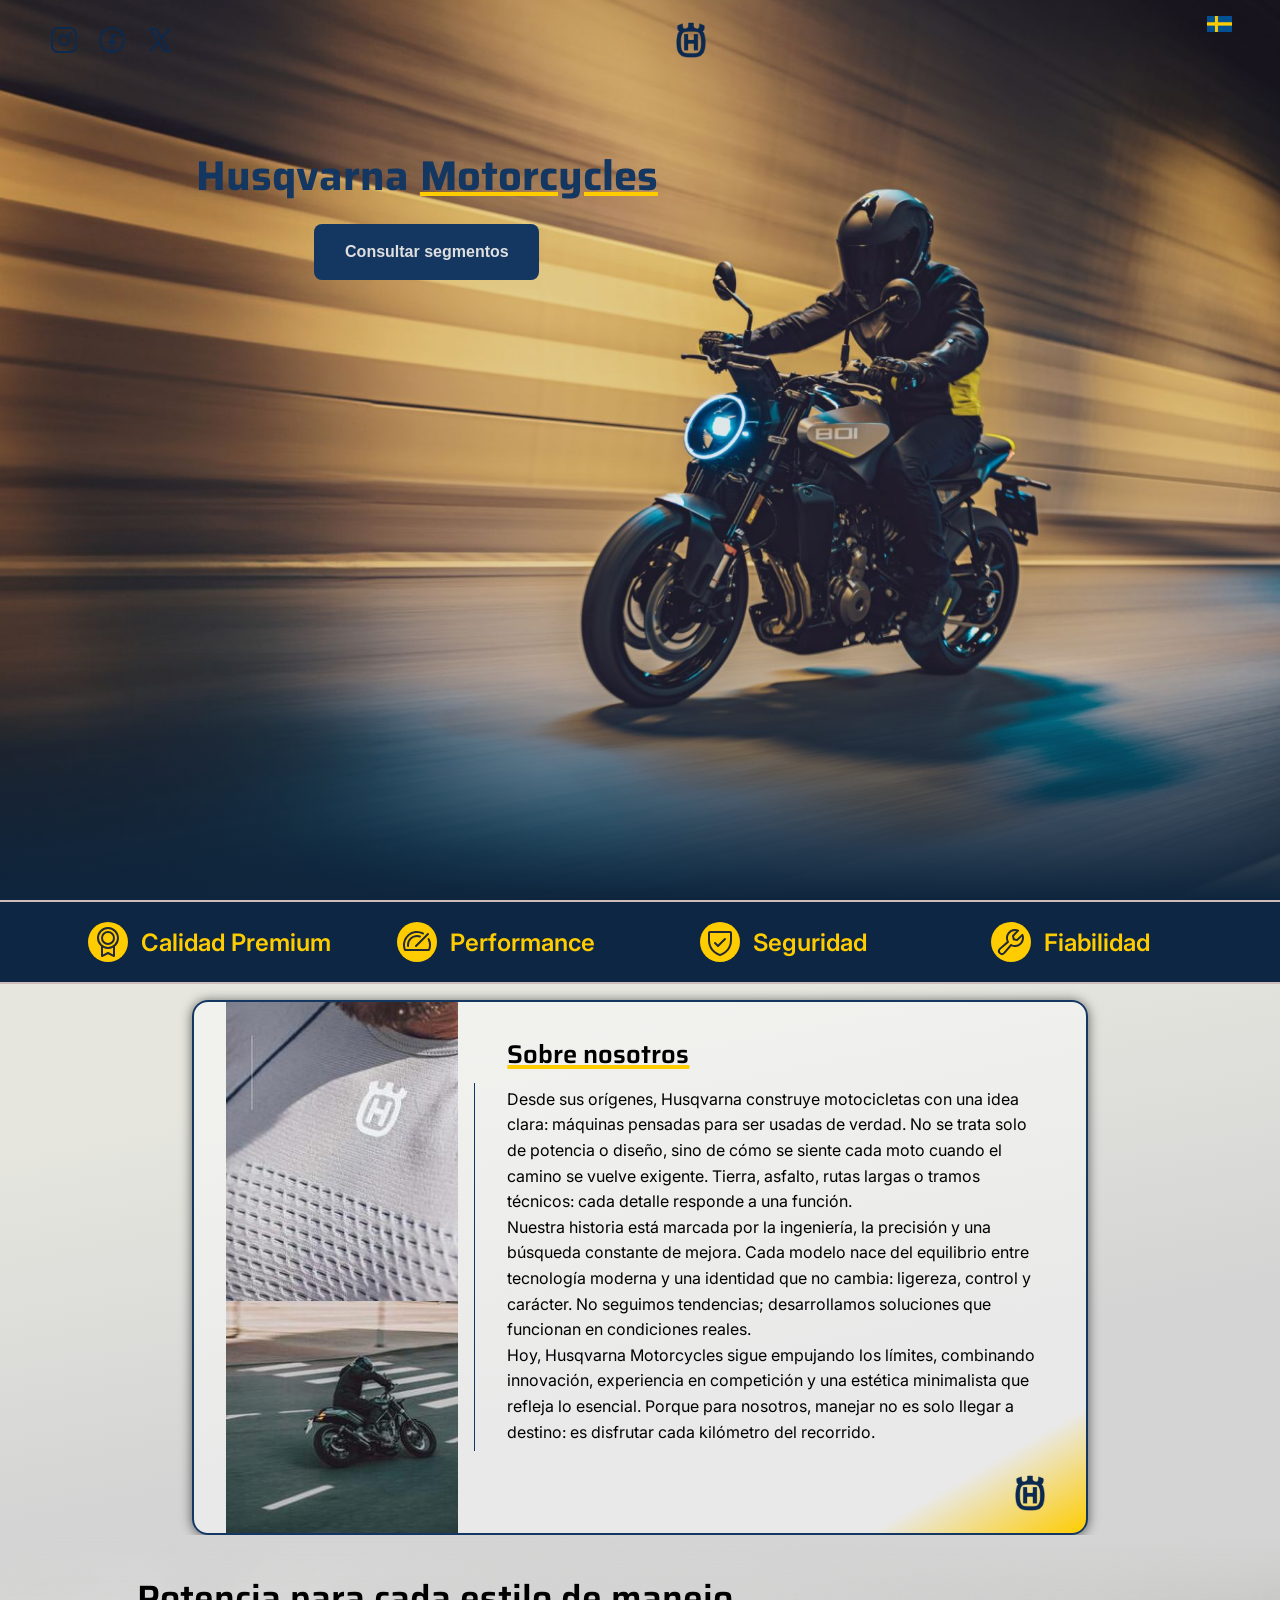
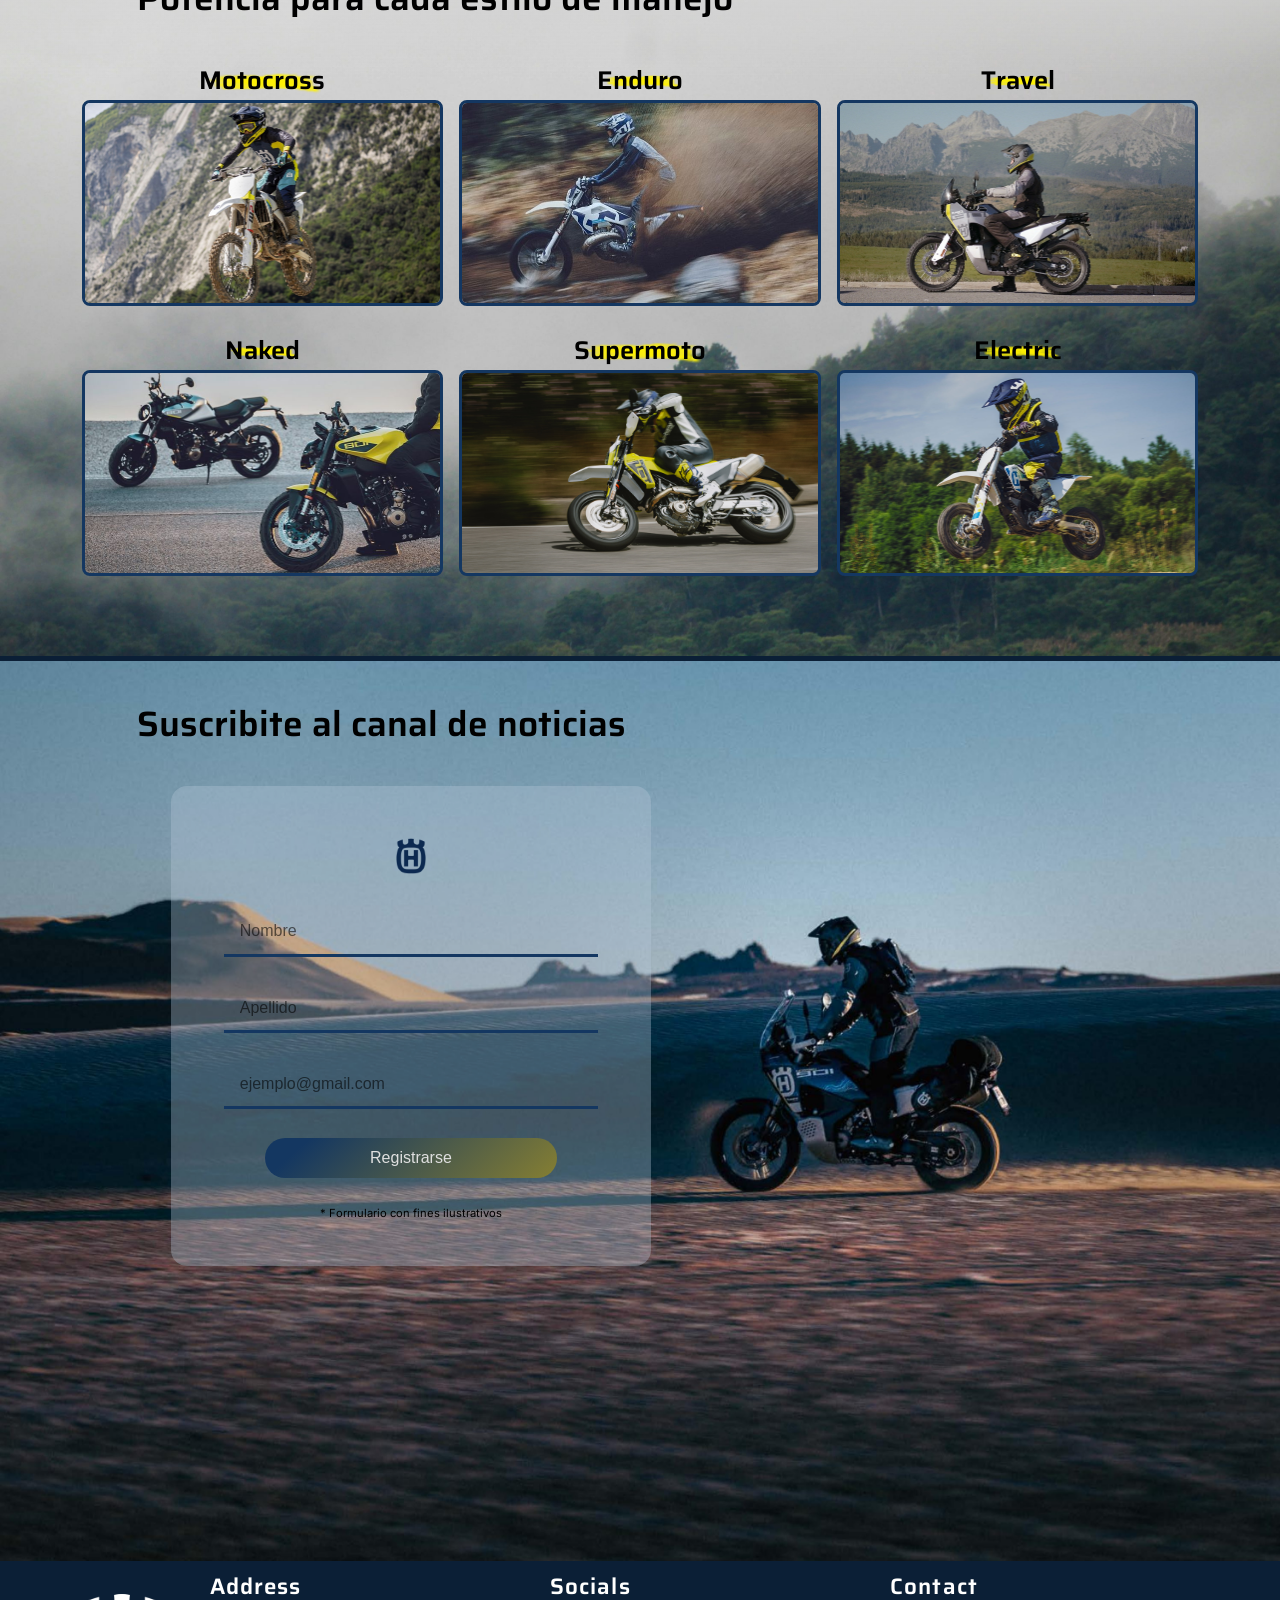
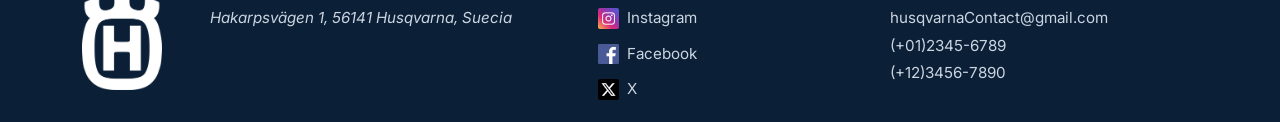
<file: index.html>
<!DOCTYPE html>
<html lang="en">

<head>
    <meta charset="UTF-8">
    <meta name="viewport" content="width=device-width, initial-scale=1.0">
    <link rel="icon" href="./assets/images/husqvarna-logo.png" />
    <title>Husqvarna Landing</title>
    <!-- Fuentes y Estilos -->
    <link rel="preconnect" href="https://fonts.googleapis.com">
    <link rel="preconnect" href="https://fonts.gstatic.com" crossorigin>
    <link
        href="https://fonts.googleapis.com/css2?family=Inter:wght@400;500;600&family=Saira:ital,wdth,wght@0,50..125,100..900;1,50..125,100..900&display=swap"
        rel="stylesheet">
    <link rel="stylesheet" href="./styles/main.css" />
    <link rel="stylesheet" href="./styles/global.css" />
</head>

<body>
    <header>
        <div class="topbar">
            <div class="socials">
                <img src="./assets/icons/instagram-logo.svg">
                <img src="./assets/icons/facebook-logo.svg">
                <img src="./assets/icons/x-logo.svg">
            </div>
            <img class="logo" src="./assets/images/husqvarna-logo.png" alt="husqvarna-logo" />
            <img class="bandera" src="./assets/images/banderaSuecia.png" alt="flag" />
        </div>
        <section class="hero">
            <div class="hero-inner">
                <h1>Husqvarna <u class="sub">Motorcycles</u></h1>
                <button class="boton-navegacion">Consultar segmentos</button>
            </div>
        </section>
    </header>

    <main>
        <section class="values-bar">
            <div class="contenedor">
                <div class="value">
                    <div class="circle">
                        <img src="./assets/icons/medal.svg" />
                    </div>
                    <p>Calidad Premium</p>
                </div>
                <div class="value">
                    <div class="circle">
                        <img src="./assets/icons/speedometer.svg" />
                    </div>
                    <p>Performance</p>
                </div>
                <div class="value">
                    <div class="circle">
                        <img src="./assets/icons/shield.svg" />
                    </div>
                    <p>Seguridad</p>
                </div>
                <div class="value">
                    <div class="circle">
                        <img src="./assets/icons/wrench.svg" />
                    </div>
                    <p>Fiabilidad</p>
                </div>
            </div>

        </section>

        <section class="about-us">
            <div class="about-us-container contenedor">
                <div class="about-us-images">
                    <img src="./assets/images/about-us/about-us1.jpg">
                    <img src="./assets/images/about-us/about-us2.jpg">
                </div>
                <div class="about-us-line">
                    <!-- vacio para hacer una línea paralela a las fotos -->
                </div>
                <article class="about-us-text">
                    <h4 class="sub">Sobre nosotros</h4>
                    <p>Desde sus orígenes, Husqvarna construye motocicletas con una idea clara: máquinas pensadas para
                        ser usadas de verdad. No se trata solo de potencia o diseño, sino de cómo se siente cada moto
                        cuando el camino se vuelve exigente. Tierra, asfalto, rutas largas o tramos técnicos: cada
                        detalle responde a una función.</p>
                    <p>Nuestra historia está marcada por la ingeniería, la precisión y una búsqueda constante de mejora.
                        Cada modelo nace del equilibrio entre tecnología moderna y una identidad que no cambia:
                        ligereza, control y carácter. No seguimos tendencias; desarrollamos soluciones que funcionan en
                        condiciones reales.</p>
                    <p>Hoy, Husqvarna Motorcycles sigue empujando los límites, combinando innovación, experiencia en
                        competición y una estética minimalista que refleja lo esencial. Porque para nosotros, manejar no
                        es solo llegar a destino: es disfrutar cada kilómetro del recorrido.</p>
                    <img class="logo" src="./assets/images/husqvarna-logo.png">
                </article>
            </div>
        </section>

        <section class="segments-cards-container">
            <div class="contenedor">
                <h3>Potencia para cada estilo de manejo</h3>
                <article class="grid">
                    <div class="segment-card">
                        <div class="title-underline">
                            <h4>Motocross</h4>
                            <img class="yellow-underline" src="./assets/images/detalles/YellowUnderline.png" />
                        </div>
                        <img src="./assets/images/segmentos/motocross-card.jpg" />
                    </div>
                    <div class="segment-card">
                        <div class="title-underline">
                            <h4>Enduro</h4>
                            <img src="./assets/images/detalles/YellowUnderline.png" />
                        </div>
                        <img src="./assets/images/segmentos/enduro-card.jpg" />
                    </div>
                    <div class="segment-card">
                        <div class="title-underline">
                            <h4>Travel</h4>
                            <img src="./assets/images/detalles/YellowUnderline.png" />
                        </div>
                        <img src="./assets/images/segmentos/travel-card.jpg" />
                    </div>
                    <div class="segment-card">
                        <div class="title-underline">
                            <h4>Naked</h4>
                            <img src="./assets/images/detalles/YellowUnderline.png" />
                        </div>
                        <img src="./assets/images/segmentos/naked-card.jpg" />
                    </div>
                    <div class="segment-card">
                        <div class="title-underline">
                            <h4>Supermoto</h4>
                            <img src="./assets/images/detalles/YellowUnderline.png" />
                        </div>
                        <img src="./assets/images/segmentos/supermoto-card.jpg" />
                    </div>
                    <div class="segment-card">
                        <div class="title-underline">
                            <h4>Electric</h4>
                            <img src="./assets/images/detalles/YellowUnderline.png" />
                        </div>
                        <img src="./assets/images/segmentos/electric-card.jpg" />
                    </div>
                </article>
            </div>

        </section>

        <div class="section-divider"></div>

        <section class="newsletter-form">
            <div class="contenedor">
                <h3>Suscribite al canal de noticias</h3>
                <article class="form-container">
                    <form>
                        <img class="logo" src="./assets/images/husqvarna-logo.png">
                        <div>
                            <label for="name" class="hidden">Nombre</label>
                            <input id="name" type="text" placeholder="Nombre" required>
                        </div>
                        <div>
                            <label for="lastname" class="hidden">Apellido</label>
                            <input id="lastname" type="text" placeholder="Apellido" required>
                        </div>
                        <div>
                            <label for="email" class="hidden">Email</label>
                            <input id="email" type="email" placeholder="ejemplo@gmail.com" required>
                        </div>
                        <button type="submit">Registrarse</button>
                        <p>* Formulario con fines ilustrativos</p>
                    </form>
                </article>
            </div>

        </section>
        <footer class="footer">
            <div class="contenedor">
                <div class="footer-container">
                    <div class="footer-column-logo logo-column">
                        <img class="footer-logo" src="./assets/images/husqvarna-logo-footer.png">
                    </div>
                    <section class="footer-column">
                        <h4>Address</h4>
                        <address>
                            <p class="p-footer">Hakarpsvägen 1, 56141 Husqvarna, Suecia</p>
                        </address>
                    </section>
                    <section class="footer-column">
                        <h4>Socials</h4>
                        <ul>
                            <li><img src="./assets/icons/instagramIcon.jpg">
                                <p class="p-footer">Instagram</p>
                            </li>
                            <li><img src="./assets/icons/facebookIcon.jpg">
                                <p class="p-footer">Facebook</p>
                            </li>
                            <li><img src="./assets/icons/twitterIcon.jpg">
                                <p class="p-footer">X</p>
                            </li>
                        </ul>
                    </section>
                    <section class="footer-column">
                        <h4>Contact</h4>
                        <p class="p-footer">husqvarnaContact@gmail.com</p>
                        <p class="p-footer">(+01)2345-6789</p>
                        <p class="p-footer">(+12)3456-7890</p>
                    </section>
                </div>
            </div>
        </footer>
    </main>
</body>

</html>
</file>
<file: styles/main.css>
main {
    background-color: white;
    padding-top: 10em;
    padding: 0em 0em 0;
    width: 100%;
    display: flex;
    flex-direction: column;
    align-items: center;
}

.topbar {
    align-items: center;
    display: flex;
    flex-direction: row;
    justify-content: space-between;
}

.socials {
    display: flex;
    flex-direction: row;
    gap: 1em;
}

.logo {
    /*height: 50px;*/
    height: 3em;
    width: 3em;
}

.bandera {
    height: 1em;
    width: auto;
    align-self: flex-start;
}

.hero {
    display: flex;
    justify-content: flex-start;
    margin-top: 4em;
}

.hero-inner {
    display: flex;
    flex-direction: column;
    align-items: center;
    width: 60%;
    margin-left: 2%;
}

.hero-inner h1 {
    color: var(--color-primario);
    padding: 0.5em 0;
}

.container-boton {
    padding: 1em 0;
    width: 100%;
    display: flex;
    justify-content: space-evenly;
}

.sub {
    text-decoration: underline;
    text-decoration-color: var(--color-secundario);
    text-decoration-thickness: 4px;
}

.values-bar {
    width: 100%;
    border-top: 2px solid var(--color-borde-suave);
    border-bottom: 2px solid var(--color-borde-suave);
    background-color: var(--color-primario-value);
}

.values-bar .contenedor {
    display: grid;
    grid-template-columns: repeat(4, 1fr);
    gap: 1em;
    align-items: center;
    justify-content: center;
    min-height: 5em;
    padding: 0.5em 0.5em;
}

.value {
    display: flex;
    align-items: center;
    justify-content: center;
    text-align: center;
    gap: 0.8em;
}

.value p {
    white-space: nowrap;
    font-size: 1.5em;
    color: var(--color-circle);
    font-weight: 600;
}

.circle {
    position: relative;
    min-height: 2.5em;
    min-width: 2.5em;
    background-color: var(--color-circle);
    border-radius: 9999px;
}

.circle img {
    position: absolute;
    top: 50%;
    left: 50%;
    transform: translate(-50%, -50%);
}

/* About us */
.about-us {
    padding: 1em 0 0 0;
    width: 100%;
    min-height: 32em;
    display: flex;
    justify-content: center;
    align-items: center;
    background: linear-gradient(349deg, rgba(212, 212, 212, 1) 32%, rgba(230, 230, 223, 1) 80%)
}

.about-us-container {
    width: 70%;
    min-height: 30em;
    border-radius: 1em;
    border: 2px solid var(--color-primario);
    background: linear-gradient(150deg, rgba(250, 250, 250, 0.55) 88%, rgba(255, 204, 0, 1) 100%);
    display: flex;
    flex-direction: row;
    justify-content: space-evenly;
    overflow: hidden;
    box-shadow: 0 1px 12px rgba(0, 0, 0, 0.6);
}

.about-us-line {
    width: 0.4em;
    height: 23em;
    margin: 0;
    align-self: center;
    background-color: var(--color-primario);
}

.about-us-text {
    padding: 2em;
    position: relative;
}

.about-us-text p {
    line-height: 1.6em;
}

.about-us-text h4 {
    margin-bottom: 0.5em;
}

.about-us-text>img {
    position: absolute;
    bottom: 1em;
    right: 1em;
}

.about-us-images {
    display: flex;
    flex-direction: column;
    flex-basis: 120%;
    align-self: stretch;
    margin: 0 1em;
}

.about-us-images img {
    flex: 1;
    object-fit: cover;
}

/*  */
.segments-cards-container {
    padding: 0 0 2em 0;
    display: flex;
    flex-direction: column;
    width: 100%;
    background:
        linear-gradient(to bottom, #d4d4d4 0%, rgba(255, 255, 255, 0) 20%),
        url(../assets/images/background-fade.jpg) center/cover no-repeat;
}

.grid {
    position: relative;
    width: 100%;
    display: grid;
    grid-template-columns: repeat(3, minmax(min(100%, 18em), 1fr));
    text-align: center;
    padding: 0 0 3em 0;
    row-gap: 1.5em;
    column-gap: 1em;
}

.segment-card>img {
    border-radius: 0.5em;
    border: 3px solid var(--color-primario);
    transition: border-color 0.25s ease,
        transform 0.3s ease;
}

.segment-card>img:hover {
    border-color: var(--color-secundario);
    transform: scale(1.04);
}

.title-underline {
    position: relative;
    display: inline-block;
    z-index: 0;
}

.title-underline h4 {
    position: relative;
    z-index: 2;
}

.title-underline img {
    position: absolute;
    top: 50%;
    left: 50%;
    transform: translate(-50%, -50%);
    z-index: 1;
    width: 120%;
}

.section-divider {
    height: 0.3em;
    width: 100%;
    background-color: var(--color-background-footer);

}

.newsletter-form {
    background: url(../assets/images/form-background.jpg) no-repeat center;
    background-size: cover;
    /* acomodo la imagen para que cubra todo el contenedor*/
    width: 100%;
    height: 100vh;
    /* display column (on-block) */
}

.form-container form {
    background-color: rgba(180, 198, 214, 0.35);
    border-radius: 1em;
    align-items: center;
    padding: 2em;
    margin: 0 0 0 8%;
    width: min(30em, 90%);
    min-width: 15em;
    min-height: 30em;
    display: flex;
    flex-direction: column;
    justify-content: space-around;
}

form input {
    height: 3em;
    width: 100%;
    padding: 0 1em;
    background: none;
    border: none;
    border-bottom: 3px solid var(--color-primario);
    font-size: 1em;

    transition: padding 0.25s ease;
}

form div{
    width: 90%;
}

form input::placeholder {
    color: var(--color-placeholder);
}

form input:focus {
    outline: none;
    padding: 0 1.3em;
}

form button {
    height: 2.5em;
    width: 70%;
    font-size: 1em;
    background: linear-gradient(318deg, var(--color-secundario) 0%, var(--color-primario) 90%);
    background-size: 200% 200%;
    background-position: left;
    color: var(--color-fuente-claro);
    border-radius: 9999px;
    border: none;

    transition: background-position 0.4s ease,
        transform 0.2s ease,
        box-shadow 0.2s ease,
        color 0.4s ease;
}

form button:hover {
    background-position: right;
    transform: translateY(-2px);
    box-shadow: 0 4px 10px rgba(0, 0, 0, 0.5);
    color: var(--color-fuente-fuerte);
}

form p {
    font-size: 0.7em;
}

.hidden {
    position: absolute;
    left: -9999px;
}

.footer {
    min-height: 10em;
    width: 100%;
    padding: 0.5em 0;
    background-color: var(--color-background-footer);
}

.footer-container {
    display: flex;
    flex-direction: row;
    justify-content: center;
    gap: 2em;
}

.footer-column {
    width: min(20em, 100%);
}

.footer-column-logo {
    display: flex;
    flex-shrink: 0;
    align-items: center;
    justify-content: flex-start;
    width: 6em;
}

.footer-column h4 {
    color: var(--color-fuente-footer-h4);
    font-size: 1.4em;
    letter-spacing: 0.05em;
    justify-self: center;
    margin: 0 0 0.2em 0;
}

.logo-column {
    position: relative;
}

.footer-logo {
    width: 5em;
}

/* tamaño de los iconos */
li {
    display: flex;
    flex-direction: row;
    gap: 0.5em;
    margin: 0 0 0.5em 0;
    padding: 0 3em;
}

li img {
    height: 1.3em;
}

.p-footer {
    color: var(--color-fuente-footer-p);
    font-size: 0.95em;
    line-height: 1.3;
    margin: 0 0 0.5em 0;
}
</file>
<file: styles/global.css>
:root {
  --color-primario: #143761;
  --color-secundario: #ffcc00;
  /*aclaro el color en hover*/
  --color-primario-hover: #1e5497;
  /* --color-secundario-hover: #e4e4e4;*/
  /*oscurezco en active*/
  --color-primario-value: #0d2644;
  /* --color-secundario-active: #cfcfcf;*/

  --color-background: #f5f5f5;
  --color-background2: #fcfcf0;
  --color-background-footer: #0b1f36;
  --color-fuente-fuerte: #000000;
  --color-fuente-footer-h4: #ffffff;
  --color-fuente-footer-p: #cbd5e1;
  --color-fuente-claro: #dfdfdf;
  --color-fuente-medio: #967d65;
  --color-fuente-suave: #9EA7B6;
  --color-borde-suave: #ccbcbc;
  --color-circle: #ffcc00;
  --color-placeholder: #00000091;

  --ancho-contenedor: 71.80rem;
  /*lo dejo y lo cambio para las cards*/
  --radio-contenedor: 0.5rem;
  /*ídem arriba, tengo que moverlo a css de modelos*/
  --font-title: 'Saira', sans-sherif;
  --font-text: 'Inter', sans-sherif;
}

* {
  padding: 0;
  margin: 0;
  box-sizing: border-box;
}

body {
  background-color: var(--color-background);
  width: 100%;
  display: flex;
  flex-direction: column;
  justify-content: center;
  align-items: center;
  overflow-x: hidden;
  font-family: var(--font-text);
}

header {
  background: linear-gradient(to top, rgba(14, 37, 61, 1) 0%, rgba(14, 37, 61, 0) 25%),
    url(../assets/images/svartpilen801.png) no-repeat center center;
  background-size: cover;
  top: 0;
  width: 100%;
  height: 100vh;
  padding: 1em 3em;
}

.boton-navegacion {
  height: 3.5em;
  padding: 0 1.8em;
  border-radius: 8px;
  border: 2px solid transparent;
  cursor: pointer;
  background-color: var(--color-primario);
  color: var(--color-fuente-claro);
  transition: background-color 0.25s ease,
    color 0.1s ease,
    transform 0.1s ease,
    box-shadow 0.25s ease,
    border 0.25s ease;
  font-size: 1rem;
  font-weight: 600;
}

.boton-navegacion:hover {
  background-color: transparent;
  color: var(--color-primario);
  border-color: var(--color-principal);
  transform: translateY(-2px);
  box-shadow: 0 4px 10px rgba(0, 0, 0, 0.4);
}

.boton-navegacion:active {
  transform: translateY(0);
}

img {
  max-width: 100%;
  display: block;
  /* display block elimina el espacio vacio que*/
  /* agrega el navegador por defecto por ser inline*/
}

h1,
h2,
h3,
h4 {
  font-family: var(--font-title);
}

h1 {
  font-size: 2.6rem;
  font-weight: 700;
  line-height: 1.3em;
}

h2 {
  font-size: 1.3rem;
  font-weight: 600;
}

h3 {
  font-size: 2.2em;
  font-family: var(--font-title);
  font-weight: 600;
  padding: 1em 0 1em 5%;
}

h4 {
  font-size: 1.6em;
  font-weight: 600;
  font-family: var(--font-title);
}

p {
  font-size: 1rem;
}

.fuente-oscuro {
  color: var(--color-fuente-fuerte);
}

.contenedor {
  max-width: var(--ancho-contenedor);
  margin-inline: auto;
  padding-inline: 1rem;
}

.elementos-espaciado {
  display: flex;
  flex-direction: column;
  gap: var(--margen-entre-inputs);
}

.error {
  color: var(--color-error);
  font-size: 0.9rem;
  margin-top: 0.25rem;
}

.color-secundario {
  color: var(--color-secundario);
}

.color-medio {
  color: var(--color-fuente-medio);
}

/* Breakpoint tablet */
@media (max-width: 1023px) {
  .topbar {
    justify-content: space-around;
  }

  .socials {
    gap: 0.5em;
  }

  .hero-inner {
    width: 70%;
  }

  h1 {
    font-size: 2.3rem;
  }

  .boton-navegacion {
    height: 3em;
  }

  /*  */
  .value {
    gap: 0.5em;
  }

  .value p {
    font-size: 1.1rem;
  }

  .circle {
    min-height: 2.3em;
    min-width: 2.3em;
  }

  /*  */
  .about-us-container {
    width: 80%;
  }

  .about-us-text>img {
    bottom: 0.7em;
    right: 0.7em;
  }

  .grid {
    grid-template-columns: repeat(auto-fill, minmax(min(100%, 19em), 1fr));
  }

  /*  */
  .form-container form {
    width: min(28em, 85%);
    min-height: 28em;
  }

  /*  */
  .footer {
    min-height: 9em;
  }

  .footer-column-logo {
    width: 5em;
  }

  .footer-logo {
    width: 4em;
  }

  .footer-column h4 {
    font-size: 1.2em;
  }

  .p-footer {
    font-size: 0.90em;
  }
}

/* Breakpoint mobile */
@media (max-width: 767px) {

  /* mínimo de 320px */
  h1 {
    font-size: 1.6rem;
  }

  h2 {
    font-size: 1.1rem;
  }

  h3 {
    font-weight: 500;
    font-size: 1.5rem;
    padding: 1em 0 0.8em 5%;
    line-height: 1.2;
  }

  h4 {
    font-size: 1.3em;
  }

  p {
    font-size: 0.8rem;
  }

  header {
    padding: 1em;
  }

  body {
    padding: 0rem;
  }

  .contenedor {
    padding: 1rem 1rem 1.3rem 1rem
  }

  /*  */
  .socials {
    display: none;
  }

  .bandera {
    display: none;
  }

  .hero {
    margin-top: 6em;
    justify-content: center;
  }

  .hero-inner {
    width: 100%;
    margin-left: 0;
  }

  .hero-inner h1 {
    padding: 0.8em 0;
  }

  .boton-navegacion {
    height: 3em;
    padding: 0 1em;
    font-size: 0.8rem;
  }

  /*  */
  .values-bar .contenedor {
    grid-template-columns: repeat(2, 1fr);
  }

  .value p {
    white-space: normal;
    font-size: 1em;
  }

  /*  */
  .about-us {
    min-height: 22em;
  }

  .about-us-container {
    width: 90%;
    min-height: 19em;
  }

  .about-us-images {
    display: none;
  }

  .about-us-line {
    display: none;
  }

  .about-us-text {
    padding: 0;
  }

  .about-us-text>img {
    height: 2em;
    width: auto;
    bottom: -1em;
    right: 0;
  }

  /*  */
  .grid {
    grid-template-columns: repeat(2, minmax(9em, 1fr));
    column-gap: 0.3em;
    row-gap: 0.6em;
  }

  .segment-card>img {
    border-radius: 0.3em;
    border: 2px solid var(--color-primario);
  }

  /*  */
  .footer-container {
    flex-direction: column;
    align-items: center;
    gap: 0.5em;
    text-align: center;
  }

  .footer-column {
    width: 100%;
  }

  .footer-column-logo {
    justify-content: center;
  }
  .footer-logo{
    width: 3em;
  }

  li {
    justify-self: center;
    margin: 0;
  }

}
</file>
